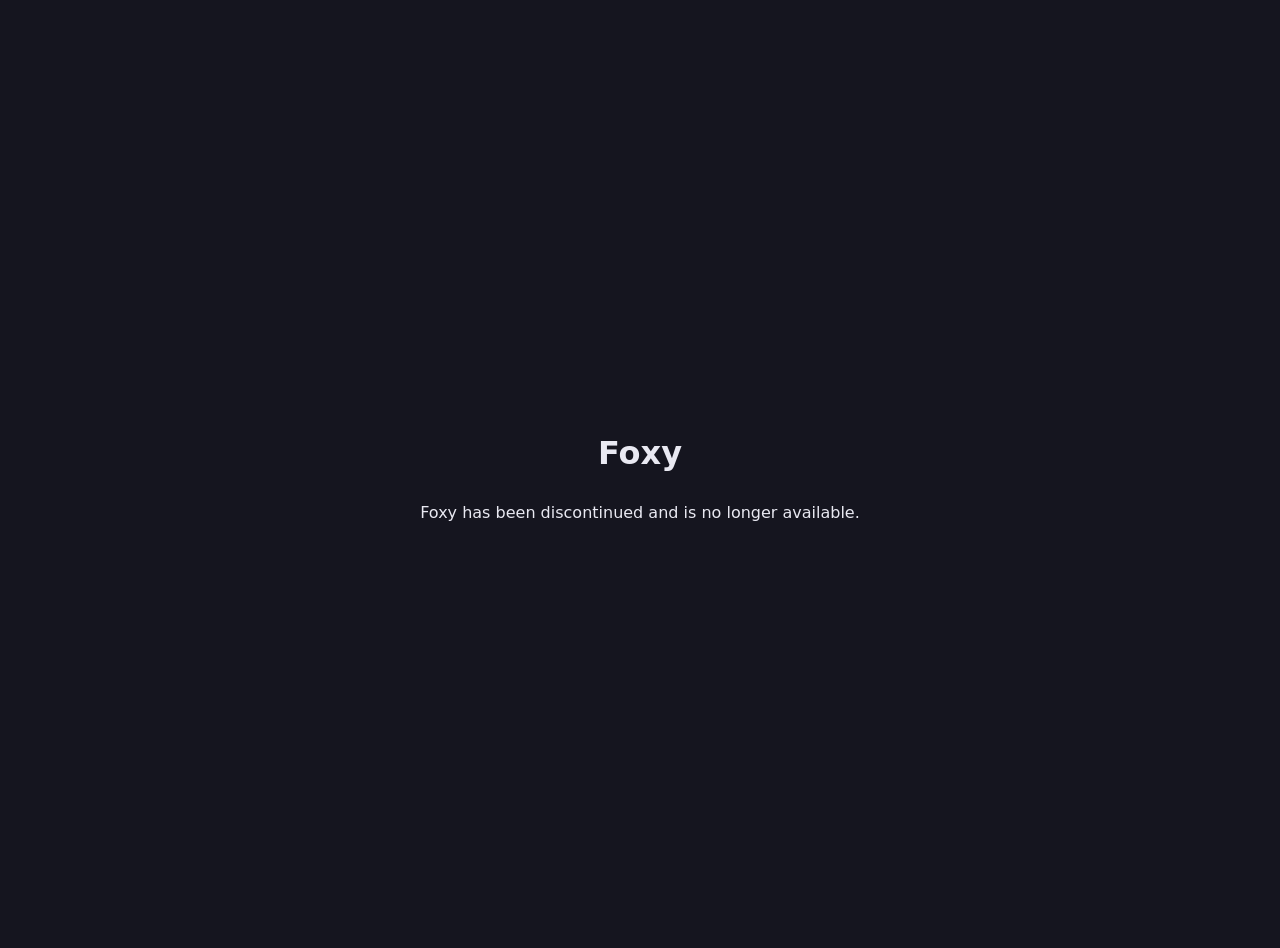
<file: index.html>
<!DOCTYPE html><html lang="en"><head><meta charset="utf-8">
<meta name="viewport" content="width=device-width,initial-scale=1">
<meta name="robots" content="noindex">
<title>Foxy</title>
<style>html{height:100%}body{margin:0;height:100%;display:flex;align-items:center;justify-content:center;
background:#15151f;color:#e9e9f2;font:16px/1.6 system-ui,sans-serif;text-align:center;padding:24px}</style>
</head><body><div><h1>Foxy</h1><p>Foxy has been discontinued and is no longer available.</p></div></body></html>
</file>
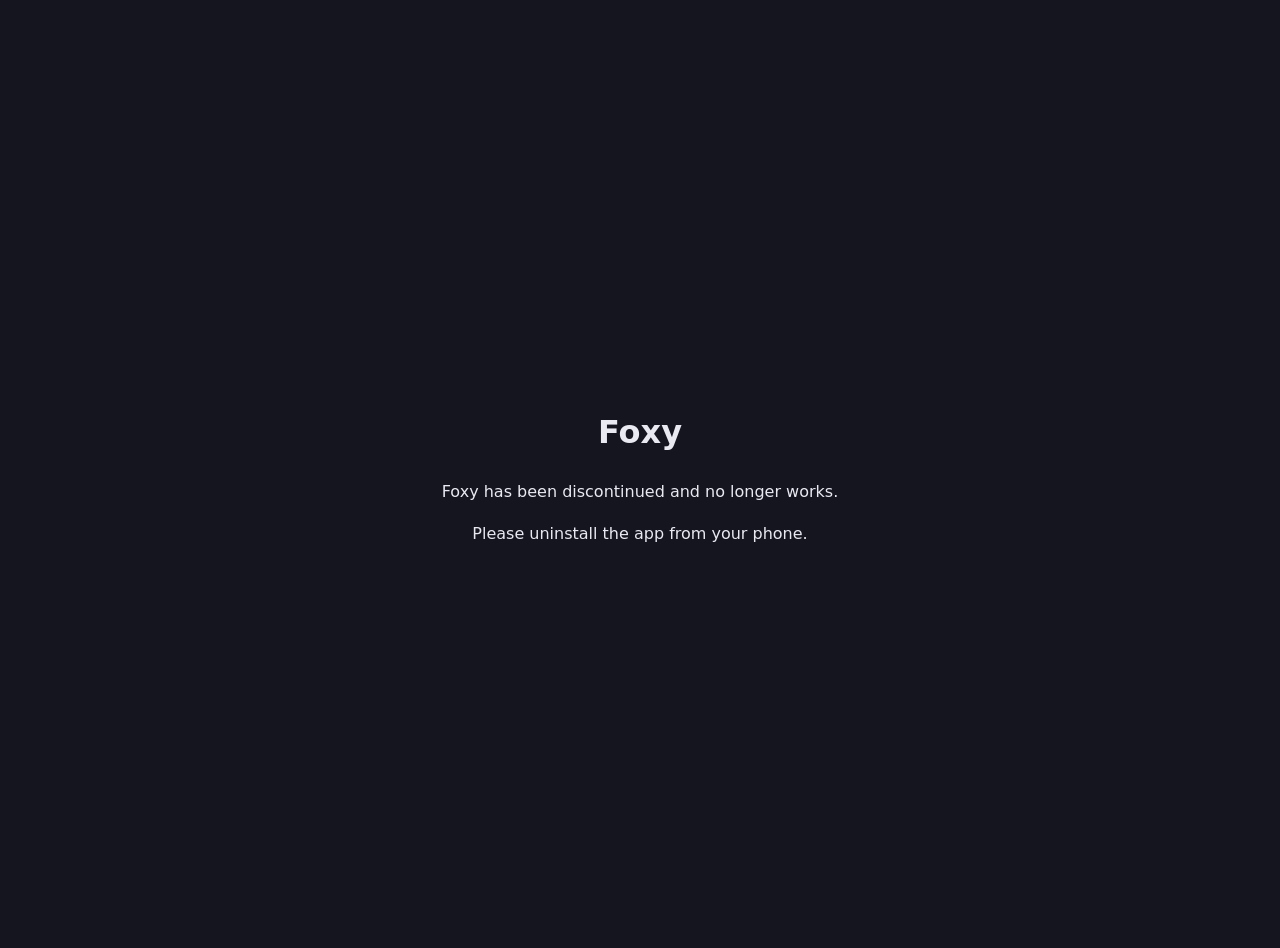
<file: app/index.html>
<!DOCTYPE html><html lang="en"><head><meta charset="utf-8">
<meta name="viewport" content="width=device-width,initial-scale=1,viewport-fit=cover">
<meta name="robots" content="noindex"><title>Foxy</title>
<style>html{height:100%}body{margin:0;height:100%;display:flex;align-items:center;justify-content:center;
background:#15151f;color:#e9e9f2;font:16px/1.6 system-ui,sans-serif;text-align:center;padding:24px}</style>
</head><body><div><h1>Foxy</h1>
<p>Foxy has been discontinued and no longer works.</p>
<p>Please uninstall the app from your phone.</p></div>
<script>
try{if('serviceWorker' in navigator){navigator.serviceWorker.getRegistrations().then(function(rs){rs.forEach(function(r){r.unregister()})})}}catch(e){}
try{if(window.caches){caches.keys().then(function(ks){ks.forEach(function(k){caches.delete(k)})})}}catch(e){}
</script></body></html>
</file>
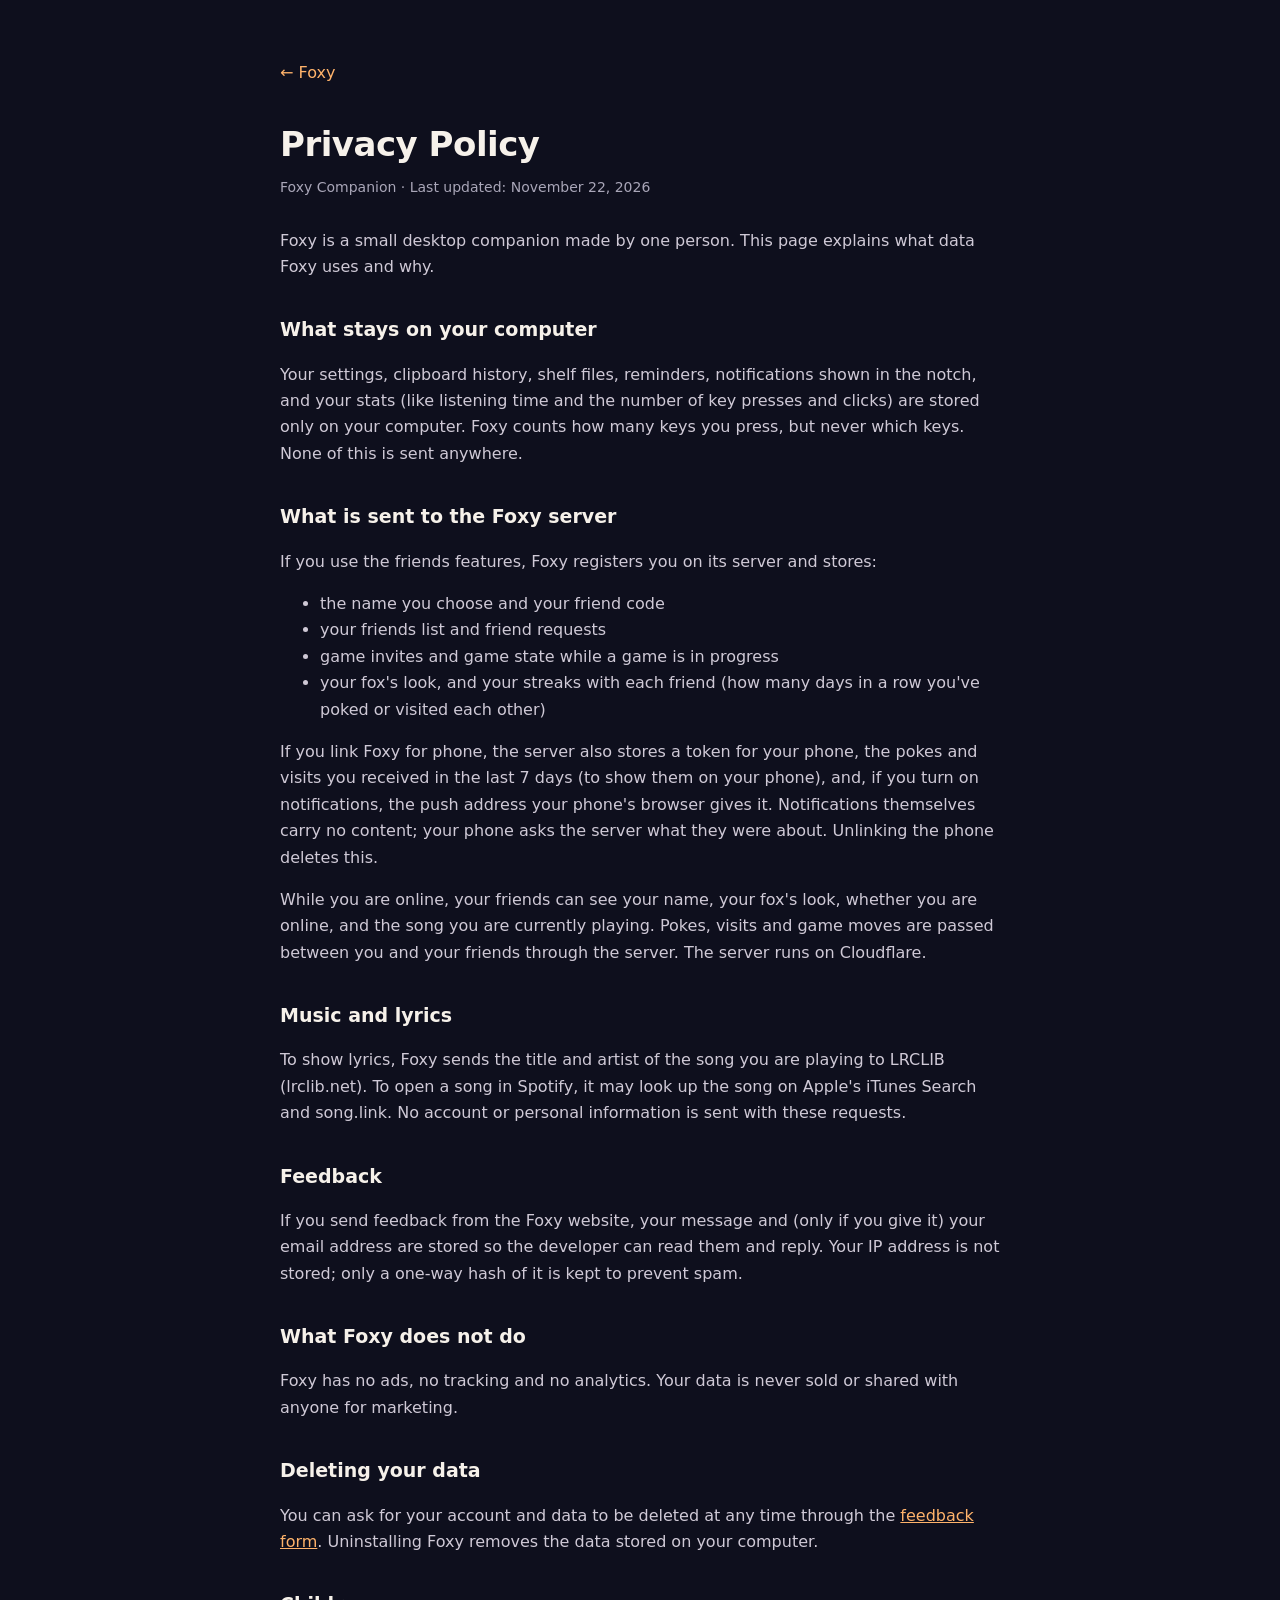
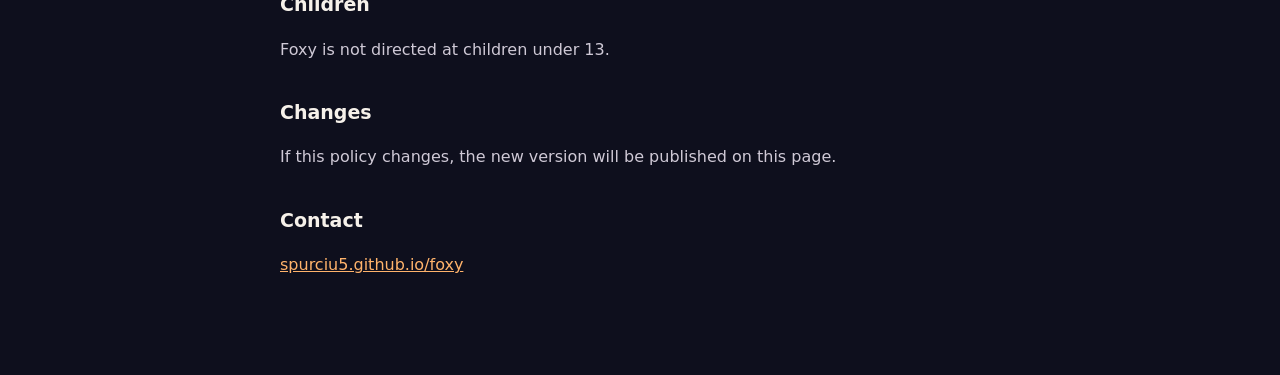
<file: privacy.html>
<!DOCTYPE html>
<html lang="en">
<head>
<meta charset="utf-8">
<meta name="viewport" content="width=device-width, initial-scale=1">
<title>Foxy Companion · Privacy Policy</title>
<link rel="canonical" href="https://spurciu5.github.io/foxy/privacy.html">
<style>
body{margin:0;background:#0e0f1d;color:#f6f1ea;font:16px/1.65 Inter,"Segoe UI",system-ui,sans-serif}
main{max-width:720px;margin:0 auto;padding:60px 24px 80px}
a{color:#ffb36b}
h1{font-size:34px;letter-spacing:-.5px;margin:0 0 4px}
h2{font-size:19px;margin:34px 0 8px}
p,li{color:#cfc9d6}
.date{color:#a9a6b8;font-size:14px;margin-bottom:28px}
.back{display:inline-block;margin-bottom:30px;text-decoration:none}
</style>
</head>
<body>
<main>
<a class="back" href="./">← Foxy</a>
<h1>Privacy Policy</h1>
<div class="date">Foxy Companion · Last updated: November 22, 2026</div>

<p>Foxy is a small desktop companion made by one person. This page explains what data Foxy uses and why.</p>

<h2>What stays on your computer</h2>
<p>Your settings, clipboard history, shelf files, reminders, notifications shown in the notch, and your stats (like listening time and the number of key presses and clicks) are stored only on your computer. Foxy counts how many keys you press, but never which keys. None of this is sent anywhere.</p>

<h2>What is sent to the Foxy server</h2>
<p>If you use the friends features, Foxy registers you on its server and stores:</p>
<ul>
<li>the name you choose and your friend code</li>
<li>your friends list and friend requests</li>
<li>game invites and game state while a game is in progress</li>
<li>your fox's look, and your streaks with each friend (how many days in a row you've poked or visited each other)</li>
</ul>
<p>If you link Foxy for phone, the server also stores a token for your phone, the pokes and visits you received in the last 7 days (to show them on your phone), and, if you turn on notifications, the push address your phone's browser gives it. Notifications themselves carry no content; your phone asks the server what they were about. Unlinking the phone deletes this.</p>
<p>While you are online, your friends can see your name, your fox's look, whether you are online, and the song you are currently playing. Pokes, visits and game moves are passed between you and your friends through the server. The server runs on Cloudflare.</p>

<h2>Music and lyrics</h2>
<p>To show lyrics, Foxy sends the title and artist of the song you are playing to LRCLIB (lrclib.net). To open a song in Spotify, it may look up the song on Apple's iTunes Search and song.link. No account or personal information is sent with these requests.</p>

<h2>Feedback</h2>
<p>If you send feedback from the Foxy website, your message and (only if you give it) your email address are stored so the developer can read them and reply. Your IP address is not stored; only a one-way hash of it is kept to prevent spam.</p>

<h2>What Foxy does not do</h2>
<p>Foxy has no ads, no tracking and no analytics. Your data is never sold or shared with anyone for marketing.</p>

<h2>Deleting your data</h2>
<p>You can ask for your account and data to be deleted at any time through the <a href="./#feedback">feedback form</a>. Uninstalling Foxy removes the data stored on your computer.</p>

<h2>Children</h2>
<p>Foxy is not directed at children under 13.</p>

<h2>Changes</h2>
<p>If this policy changes, the new version will be published on this page.</p>

<h2>Contact</h2>
<p><a href="./">spurciu5.github.io/foxy</a></p>
</main>
</body>
</html>
</file>
